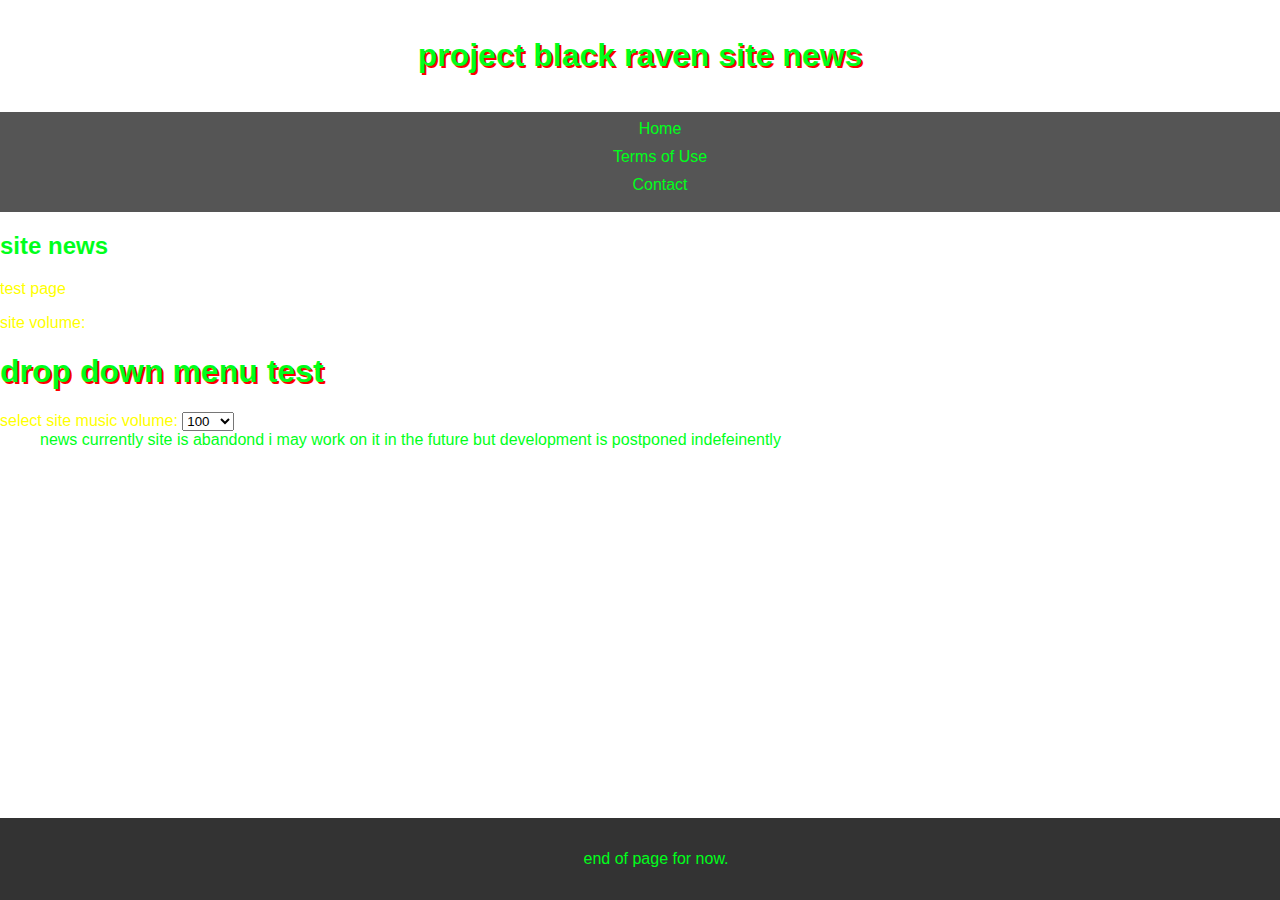
<file: site news.html>
<!DOCTYPE html>
<html lang="en">
  <head>
    <link rel="stylesheet" href="style4.css" />
    <meta charset="UTF-8" />
    <meta name="viewport" content="width=device-width, initial-scale=1.0" />
    <title>Project black raven news</title>
    <!-- Link to external CSS file -->
    <link rel="stylesheet" href="style4.css" />
  </head>
  <body>
    <header>
      <h1>project black raven site news</h1>
    </header>

    <nav>
      <ul>
        <li><a href="https://gasterikuri.github.io/project-black-raven-site/index.html">Home</a></li>
        <li><a href="https://gasterikuri.github.io/project-black-raven-site/terms%20of%20use.html">Terms of Use</a></li>
        <li><a href="#">Contact</a></li>
      </ul>
    </nav>

    <main>
      <!-- Your main content goes here -->
      <h2>site news</h2>
      <p>test page</p>
    </main>

    <footer>
      <!-- Your footer content goes here -->
      <p>end of page for now.</p>
    </footer>
  </body>
</html>

<label for="volume">site volume:</label>

<h1>drop down menu test</h1>
<label for="site volume">select site music volume:</label>

<select id="volume">
  <option value="100">100</option>
  <option value="50">50</option>
  <option value="30">30</option>
  <option value="mute">mute</option>
</select>

<ul>
  news currently site is abandond i may work on it in the future but development is postponed indefeinently
  
</ul>
</file>
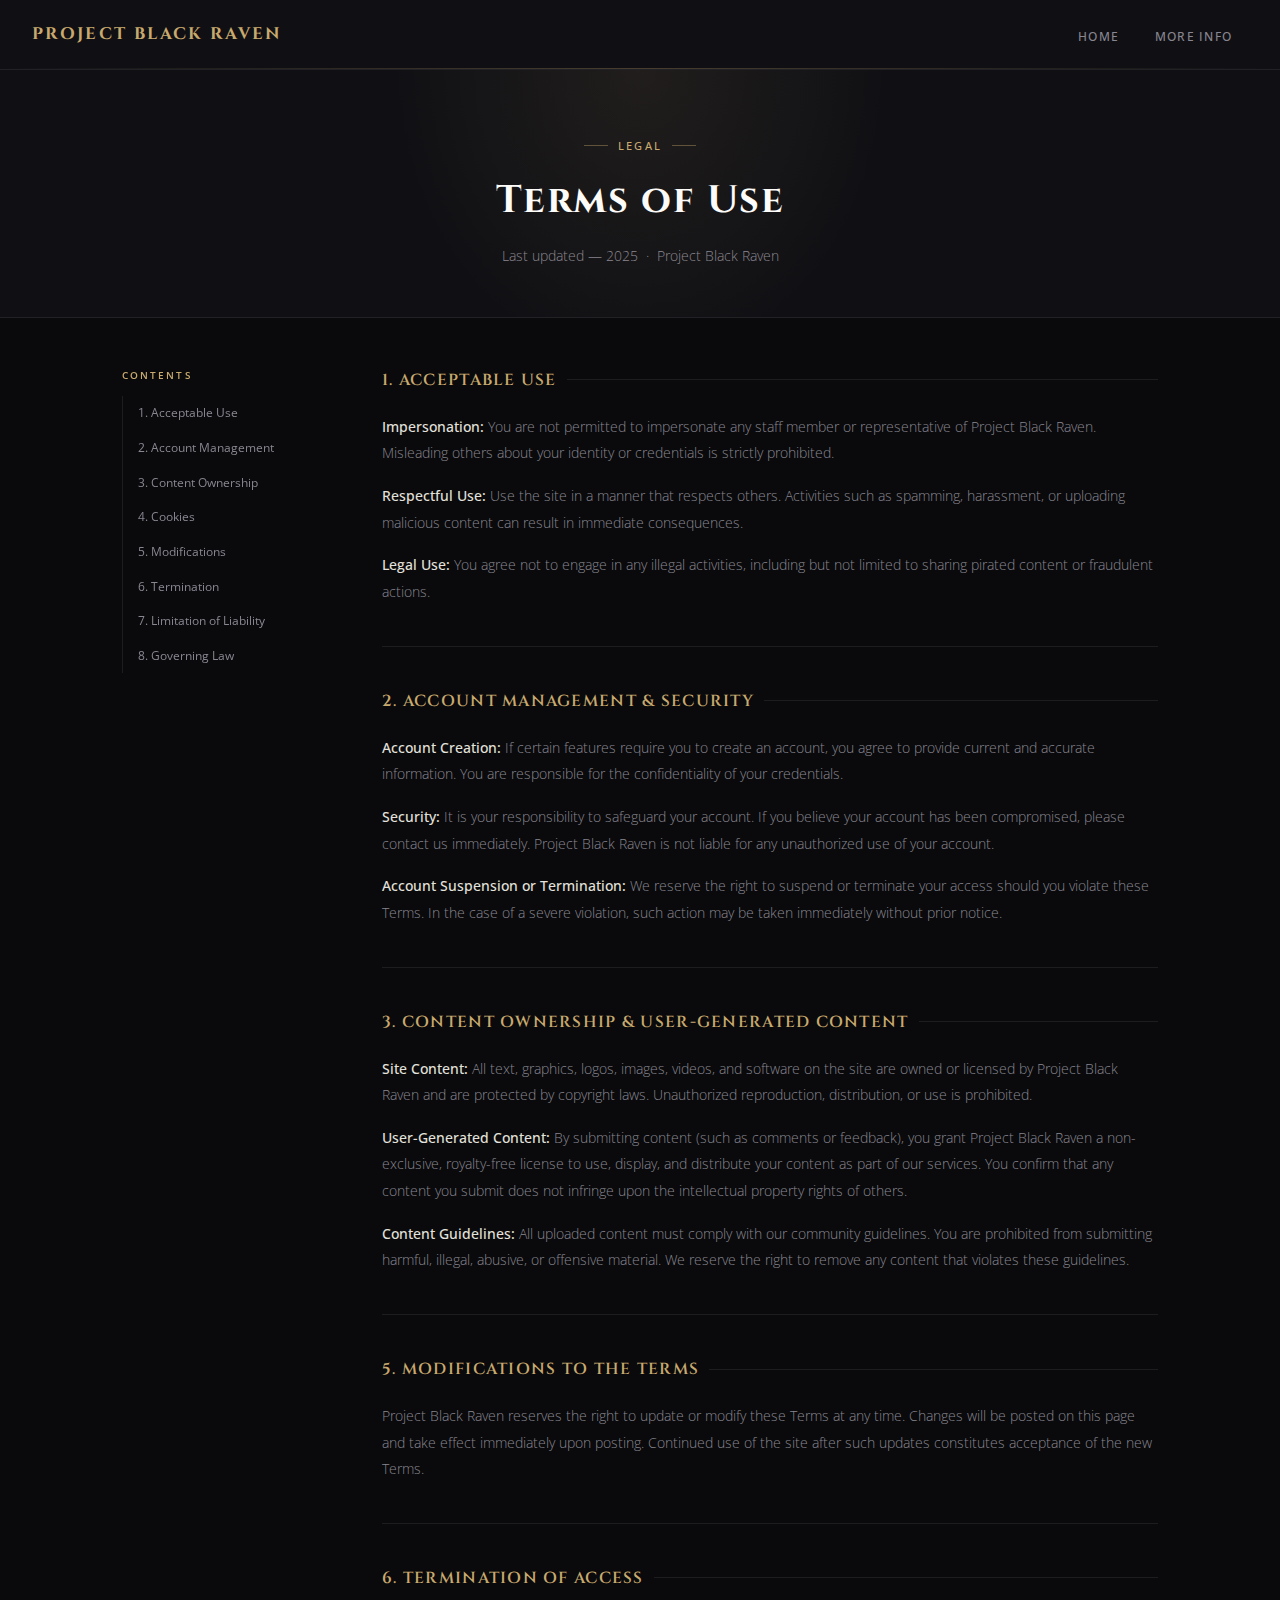
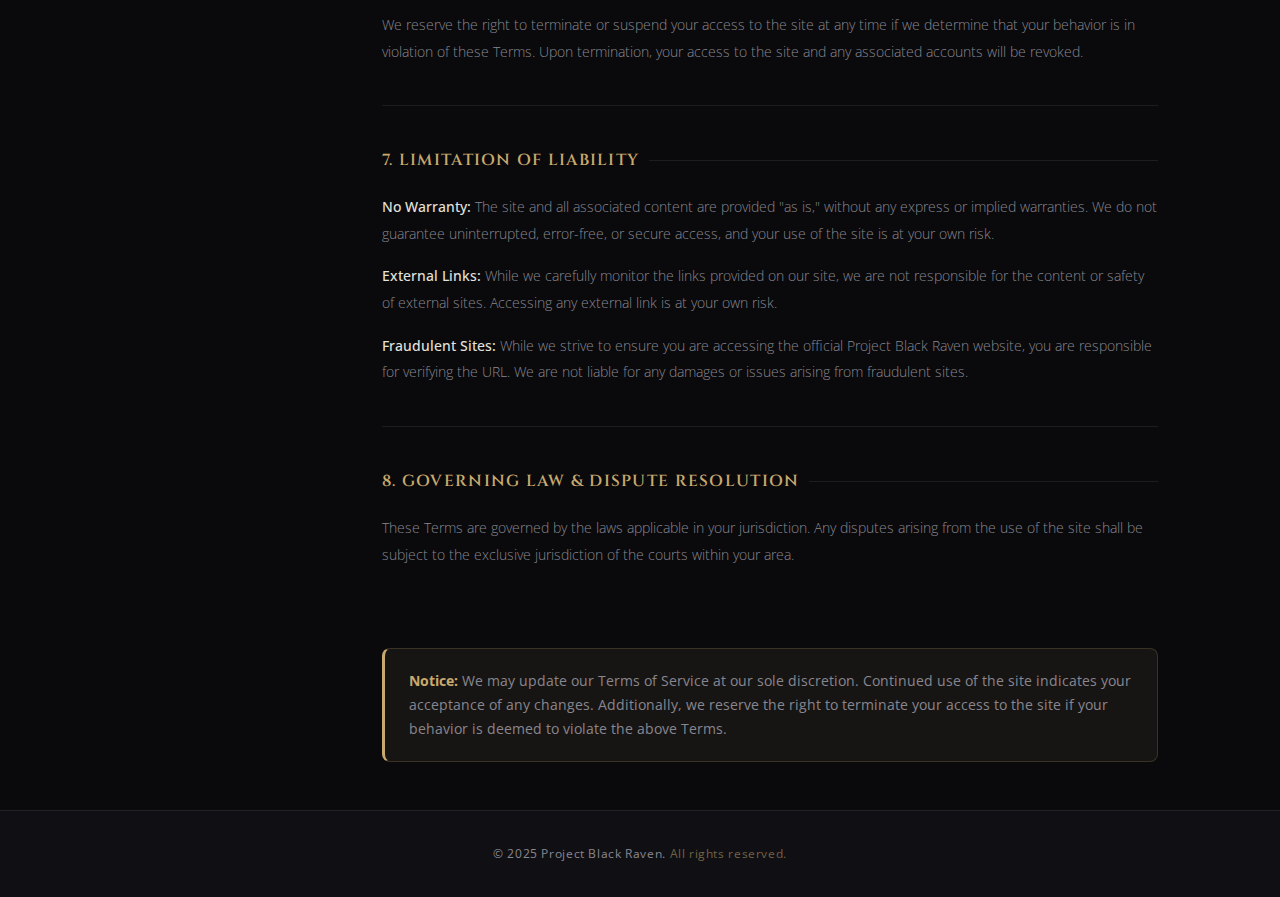
<file: terms of use.html>
<!DOCTYPE html>
<html lang="en">
<head>
  <meta charset="UTF-8" />
  <meta name="viewport" content="width=device-width, initial-scale=1.0" />
  <meta name="description" content="Project Black Raven Terms of Service — rules and guidelines for using our site." />
  <title>Terms of Use — Project Black Raven</title>

  <link rel="icon" href="https://cdn.glitch.global/fa9d7eb2-8d74-4626-8026-935c6649d458/black%20raven%20icon.ico?v=1705197365841" type="image/x-icon" />
  <link rel="preconnect" href="https://fonts.googleapis.com" />
  <link href="https://fonts.googleapis.com/css2?family=Cinzel:wght@400;600;700&family=Open+Sans:wght@300;400;500&display=swap" rel="stylesheet" />

  <style>
    *, *::before, *::after { box-sizing: border-box; margin: 0; padding: 0; }

    :root {
      --black:   #0a0a0c;
      --deep:    #101014;
      --surface: #16161c;
      --card:    #1c1c24;
      --border:  rgba(255,255,255,0.08);
      --gold:    #c8a96e;
      --gold2:   #e8c98a;
      --text:    #e4e2dc;
      --muted:   #888690;
    }

    html { scroll-behavior: smooth; -webkit-font-smoothing: antialiased; }

    body {
      font-family: 'Open Sans', sans-serif;
      background-color: var(--black);
      color: var(--text);
      line-height: 1.75;
      min-height: 100vh;
      display: flex;
      flex-direction: column;
    }

    /* ── HEADER ── */
    header {
      background: var(--deep);
      border-bottom: 1px solid var(--border);
      padding: 1.25rem 2rem;
      display: flex;
      align-items: center;
      justify-content: space-between;
      flex-wrap: wrap;
      gap: 1rem;
      position: relative;
    }

    header::after {
      content: '';
      position: absolute;
      bottom: 0; left: 0; right: 0;
      height: 1px;
      background: linear-gradient(90deg, transparent, rgba(200,169,110,0.3) 50%, transparent);
    }

    .site-title {
      font-family: 'Cinzel', serif;
      font-size: 1.05rem;
      font-weight: 700;
      letter-spacing: 0.14em;
      color: var(--gold);
      text-transform: uppercase;
      text-decoration: none;
    }

    nav ul { list-style: none; display: flex; flex-wrap: wrap; gap: 0.25rem; }

    nav a {
      color: var(--muted);
      text-decoration: none;
      font-size: 0.76rem;
      font-weight: 500;
      letter-spacing: 0.1em;
      text-transform: uppercase;
      padding: 0.45rem 1rem;
      border-radius: 4px;
      transition: color 0.2s, background 0.2s;
    }

    nav a:hover { color: #fff; background: rgba(255,255,255,0.07); }

    /* ── PAGE HERO ── */
    .page-hero {
      background: var(--deep);
      border-bottom: 1px solid var(--border);
      padding: 3.5rem 2rem 3rem;
      text-align: center;
      position: relative;
      overflow: hidden;
    }

    .page-hero::before {
      content: '';
      position: absolute;
      top: 0; left: 50%; transform: translateX(-50%);
      width: 500px; height: 300px;
      background: radial-gradient(ellipse at 50% 0%, rgba(200,169,110,0.09) 0%, transparent 70%);
      pointer-events: none;
    }

    .page-eyebrow {
      display: inline-flex;
      align-items: center;
      gap: 10px;
      font-size: 0.68rem;
      letter-spacing: 0.22em;
      text-transform: uppercase;
      color: var(--gold);
      font-weight: 500;
      margin-bottom: 0.75rem;
    }

    .page-eyebrow::before,
    .page-eyebrow::after {
      content: '';
      display: block;
      width: 24px; height: 1px;
      background: var(--gold);
      opacity: 0.4;
    }

    .page-hero h1 {
      font-family: 'Cinzel', serif;
      font-size: clamp(1.6rem, 4vw, 2.4rem);
      font-weight: 700;
      color: #fff;
      letter-spacing: 0.04em;
      margin-bottom: 0.6rem;
    }

    .page-hero p {
      font-size: 0.88rem;
      color: var(--muted);
      font-weight: 300;
    }

    /* ── LAYOUT ── */
    .layout {
      display: flex;
      max-width: 1100px;
      margin: 3rem auto;
      padding: 0 2rem;
      gap: 2.5rem;
      align-items: flex-start;
      flex: 1;
    }

    /* ── TOC SIDEBAR ── */
    .toc {
      width: 220px;
      flex-shrink: 0;
      position: sticky;
      top: 1.5rem;
    }

    .toc-label {
      font-size: 0.65rem;
      letter-spacing: 0.2em;
      text-transform: uppercase;
      color: var(--gold);
      font-weight: 600;
      margin-bottom: 0.75rem;
      display: block;
    }

    .toc ul { list-style: none; }

    .toc li { border-left: 1px solid var(--border); }

    .toc a {
      display: block;
      padding: 0.4rem 0.85rem;
      font-size: 0.78rem;
      color: var(--muted);
      text-decoration: none;
      transition: color 0.2s, border-color 0.2s;
      border-left: 2px solid transparent;
      margin-left: -1px;
    }

    .toc a:hover {
      color: var(--gold);
      border-left-color: var(--gold);
    }

    /* ── MAIN CONTENT ── */
    .terms-content {
      flex: 1;
      min-width: 0;
    }

    .terms-section {
      margin-bottom: 2.5rem;
      padding-bottom: 2.5rem;
      border-bottom: 1px solid var(--border);
    }

    .terms-section:last-of-type { border-bottom: none; }

    .terms-section h2 {
      font-family: 'Cinzel', serif;
      font-size: 1rem;
      font-weight: 600;
      color: var(--gold);
      letter-spacing: 0.08em;
      text-transform: uppercase;
      margin-bottom: 1.25rem;
      display: flex;
      align-items: center;
      gap: 10px;
    }

    .terms-section h2::after {
      content: '';
      flex: 1;
      height: 1px;
      background: var(--border);
    }

    .terms-section p {
      font-size: 0.9rem;
      color: var(--muted);
      font-weight: 300;
      margin-bottom: 1rem;
      line-height: 1.85;
    }

    .terms-section p:last-child { margin-bottom: 0; }

    .terms-section strong {
      color: var(--text);
      font-weight: 500;
    }

    /* Notice box */
    .notice-box {
      background: rgba(200,169,110,0.07);
      border: 1px solid rgba(200,169,110,0.2);
      border-left: 3px solid var(--gold);
      border-radius: 8px;
      padding: 1.25rem 1.5rem;
      margin-top: 2rem;
    }

    .notice-box p {
      font-size: 0.85rem;
      color: var(--muted);
      margin: 0;
    }

    .notice-box strong { color: var(--gold); }

    /* ── FOOTER ── */
    footer {
      background: var(--deep);
      border-top: 1px solid var(--border);
      text-align: center;
      padding: 2rem;
    }

    footer p {
      font-size: 0.78rem;
      color: var(--muted);
      letter-spacing: 0.05em;
    }

    footer span { color: rgba(200,169,110,0.55); }

    /* ── RESPONSIVE ── */
    @media (max-width: 768px) {
      .toc { display: none; }
      .layout { padding: 0 1.25rem; margin: 2rem auto; }
    }

    @media (max-width: 480px) {
      header { justify-content: center; text-align: center; }
    }
  </style>
</head>
<body>

  <!-- Header -->
  <header>
    <a href="https://gasterikuri.github.io/project-black-raven-site/" class="site-title">Project Black Raven</a>
    <nav aria-label="Main navigation">
      <ul>
        <li><a href="https://gasterikuri.github.io/project-black-raven-site/">Home</a></li>
        <li><a href="project%20black%20raven%20project%20progress%20devlog.html">More Info</a></li>
      </ul>
    </nav>
  </header>

  <!-- Page Hero -->
  <div class="page-hero">
    <div class="page-eyebrow">Legal</div>
    <h1>Terms of Use</h1>
    <p>Last updated &mdash; 2025 &nbsp;&middot;&nbsp; Project Black Raven</p>
  </div>

  <div class="layout">

    <!-- Table of Contents -->
    <aside class="toc" aria-label="Table of contents">
      <span class="toc-label">Contents</span>
      <ul>
        <li><a href="#s1">1. Acceptable Use</a></li>
        <li><a href="#s2">2. Account Management</a></li>
        <li><a href="#s3">3. Content Ownership</a></li>
        <li><a href="#s4">4. Cookies</a></li>
        <li><a href="#s5">5. Modifications</a></li>
        <li><a href="#s6">6. Termination</a></li>
        <li><a href="#s7">7. Limitation of Liability</a></li>
        <li><a href="#s8">8. Governing Law</a></li>
      </ul>
    </aside>

    <!-- Terms Content -->
    <main class="terms-content">

      <section class="terms-section" id="s1">
        <h2>1. Acceptable Use</h2>
        <p><strong>Impersonation:</strong> You are not permitted to impersonate any staff member or representative of Project Black Raven. Misleading others about your identity or credentials is strictly prohibited.</p>
        <p><strong>Respectful Use:</strong> Use the site in a manner that respects others. Activities such as spamming, harassment, or uploading malicious content can result in immediate consequences.</p>
        <p><strong>Legal Use:</strong> You agree not to engage in any illegal activities, including but not limited to sharing pirated content or fraudulent actions.</p>
      </section>

      <section class="terms-section" id="s2">
        <h2>2. Account Management &amp; Security</h2>
        <p><strong>Account Creation:</strong> If certain features require you to create an account, you agree to provide current and accurate information. You are responsible for the confidentiality of your credentials.</p>
        <p><strong>Security:</strong> It is your responsibility to safeguard your account. If you believe your account has been compromised, please contact us immediately. Project Black Raven is not liable for any unauthorized use of your account.</p>
        <p><strong>Account Suspension or Termination:</strong> We reserve the right to suspend or terminate your access should you violate these Terms. In the case of a severe violation, such action may be taken immediately without prior notice.</p>
      </section>

      <section class="terms-section" id="s3">
        <h2>3. Content Ownership &amp; User-Generated Content</h2>
        <p><strong>Site Content:</strong> All text, graphics, logos, images, videos, and software on the site are owned or licensed by Project Black Raven and are protected by copyright laws. Unauthorized reproduction, distribution, or use is prohibited.</p>
        <p><strong>User-Generated Content:</strong> By submitting content (such as comments or feedback), you grant Project Black Raven a non-exclusive, royalty-free license to use, display, and distribute your content as part of our services. You confirm that any content you submit does not infringe upon the intellectual property rights of others.</p>
        <p><strong>Content Guidelines:</strong> All uploaded content must comply with our community guidelines. You are prohibited from submitting harmful, illegal, abusive, or offensive material. We reserve the right to remove any content that violates these guidelines.</p>
      </section>

     

      <section class="terms-section" id="s5">
        <h2>5. Modifications to the Terms</h2>
        <p>Project Black Raven reserves the right to update or modify these Terms at any time. Changes will be posted on this page and take effect immediately upon posting. Continued use of the site after such updates constitutes acceptance of the new Terms.</p>
      </section>

      <section class="terms-section" id="s6">
        <h2>6. Termination of Access</h2>
        <p>We reserve the right to terminate or suspend your access to the site at any time if we determine that your behavior is in violation of these Terms. Upon termination, your access to the site and any associated accounts will be revoked.</p>
      </section>

      <section class="terms-section" id="s7">
        <h2>7. Limitation of Liability</h2>
        <p><strong>No Warranty:</strong> The site and all associated content are provided "as is," without any express or implied warranties. We do not guarantee uninterrupted, error-free, or secure access, and your use of the site is at your own risk.</p>
        <p><strong>External Links:</strong> While we carefully monitor the links provided on our site, we are not responsible for the content or safety of external sites. Accessing any external link is at your own risk.</p>
        <p><strong>Fraudulent Sites:</strong> While we strive to ensure you are accessing the official Project Black Raven website, you are responsible for verifying the URL. We are not liable for any damages or issues arising from fraudulent sites.</p>
      </section>

      <section class="terms-section" id="s8">
        <h2>8. Governing Law &amp; Dispute Resolution</h2>
        <p>These Terms are governed by the laws applicable in your jurisdiction. Any disputes arising from the use of the site shall be subject to the exclusive jurisdiction of the courts within your area.</p>
      </section>

      <div class="notice-box" role="note">
        <p><strong>Notice:</strong> We may update our Terms of Service at our sole discretion. Continued use of the site indicates your acceptance of any changes. Additionally, we reserve the right to terminate your access to the site if your behavior is deemed to violate the above Terms.</p>
      </div>

    </main>
  </div>

  <!-- Footer -->
  <footer>
    <p>&copy; 2025 Project Black Raven. <span>All rights reserved.</span></p>
  </footer>

</body>
</html>
</file>
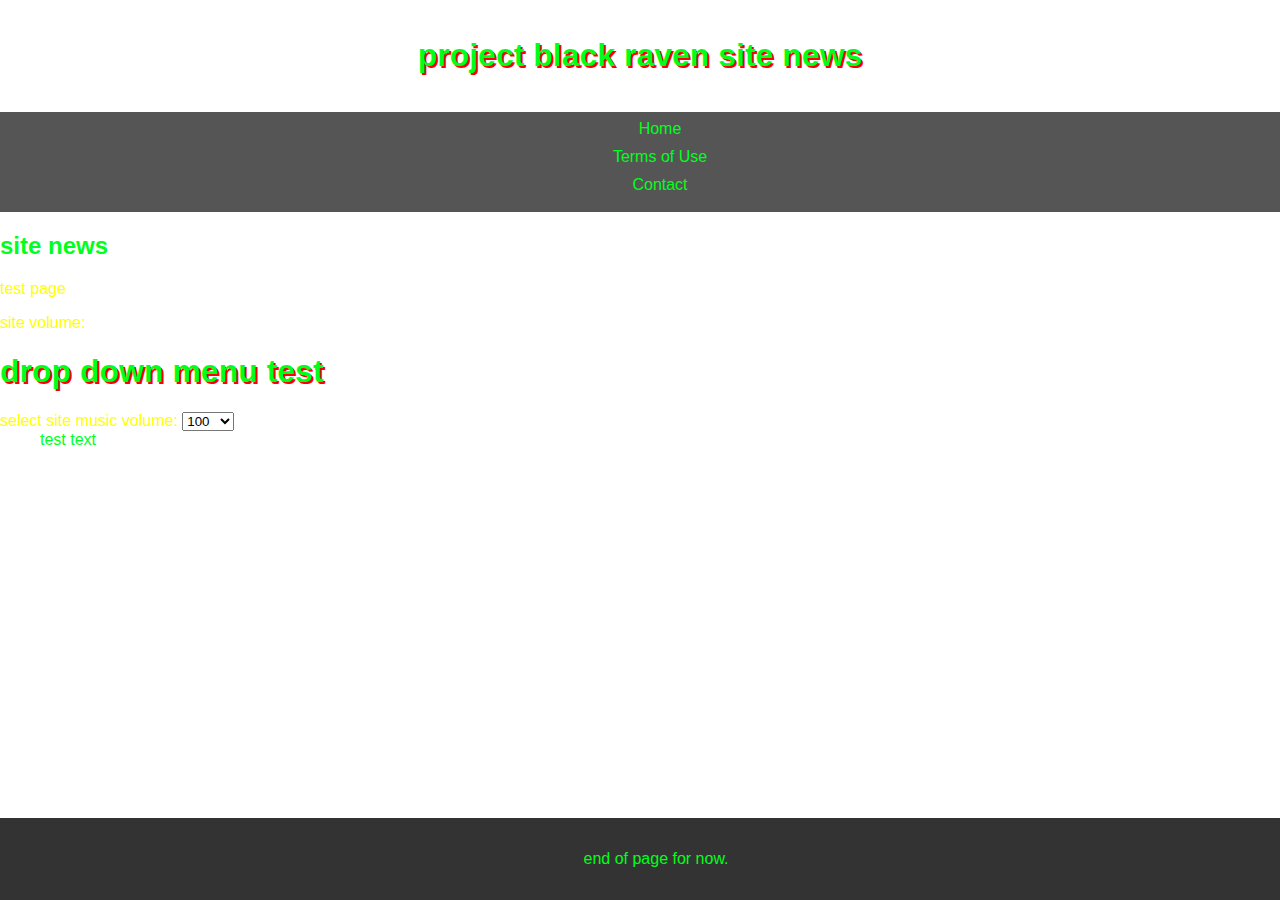
<file: .github/workflows/site news.html>
<!DOCTYPE html>
<html lang="en">
  <head>
    <link rel="stylesheet" href="style4.css" />
    <meta charset="UTF-8" />
    <meta name="viewport" content="width=device-width, initial-scale=1.0" />
    <title>Project black raven news</title>
    <!-- Link to external CSS file -->
    <link rel="stylesheet" href="style4.css" />
  </head>
  <body>
    <header>
      <h1>project black raven site news</h1>
    </header>

    <nav>
      <ul>
        <li><a href="https://gasterikuri.github.io/project-black-raven-site/index.html">Home</a></li>
        <li><a href="https://gasterikuri.github.io/project-black-raven-site/terms%20of%20use.html">Terms of Use</a></li>
        <li><a href="#">Contact</a></li>
      </ul>
    </nav>

    <main>
      <!-- Your main content goes here -->
      <h2>site news</h2>
      <p>test page</p>
    </main>

    <footer>
      <!-- Your footer content goes here -->
      <p>end of page for now.</p>
    </footer>
  </body>
</html>

<label for="volume">site volume:</label>

<h1>drop down menu test</h1>
<label for="site volume">select site music volume:</label>

<select id="volume">
  <option value="100">100</option>
  <option value="50">50</option>
  <option value="30">30</option>
  <option value="mute">mute</option>
</select>

<ul>
  test text
</ul>
</file>
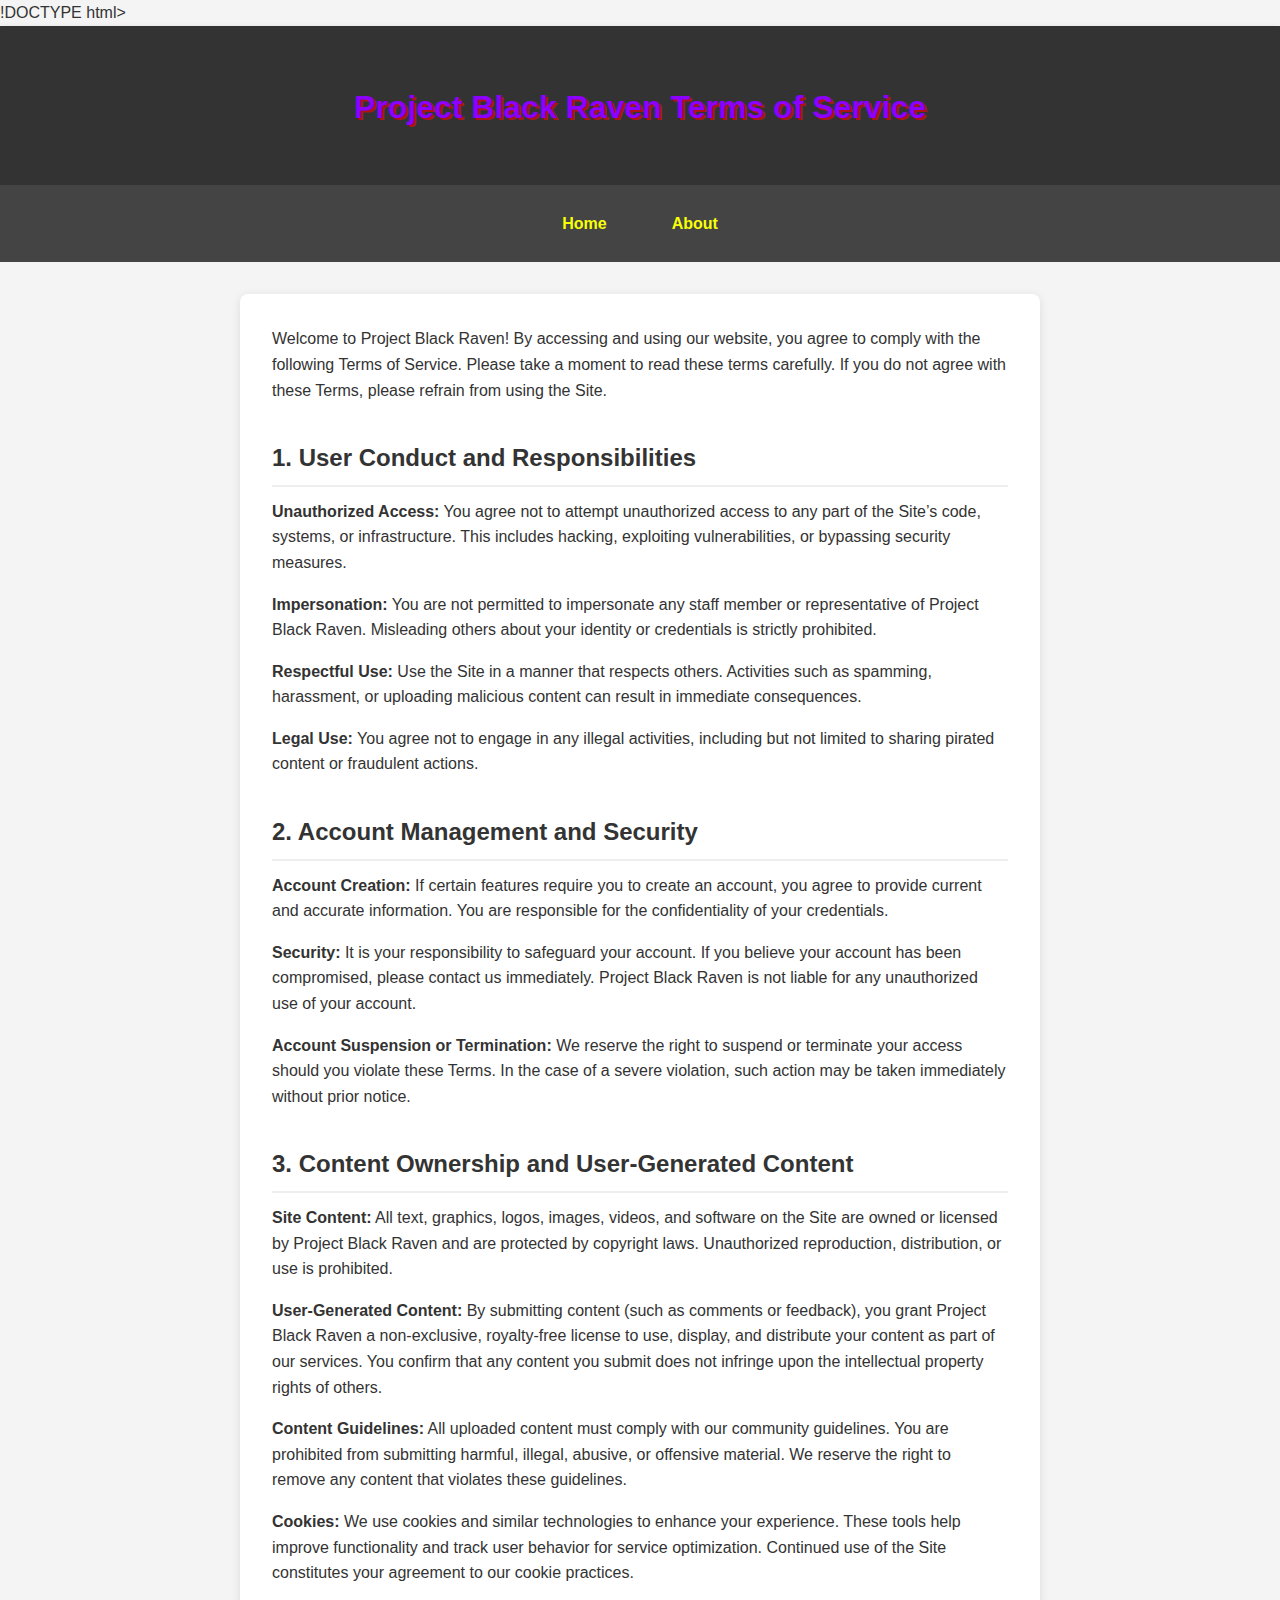
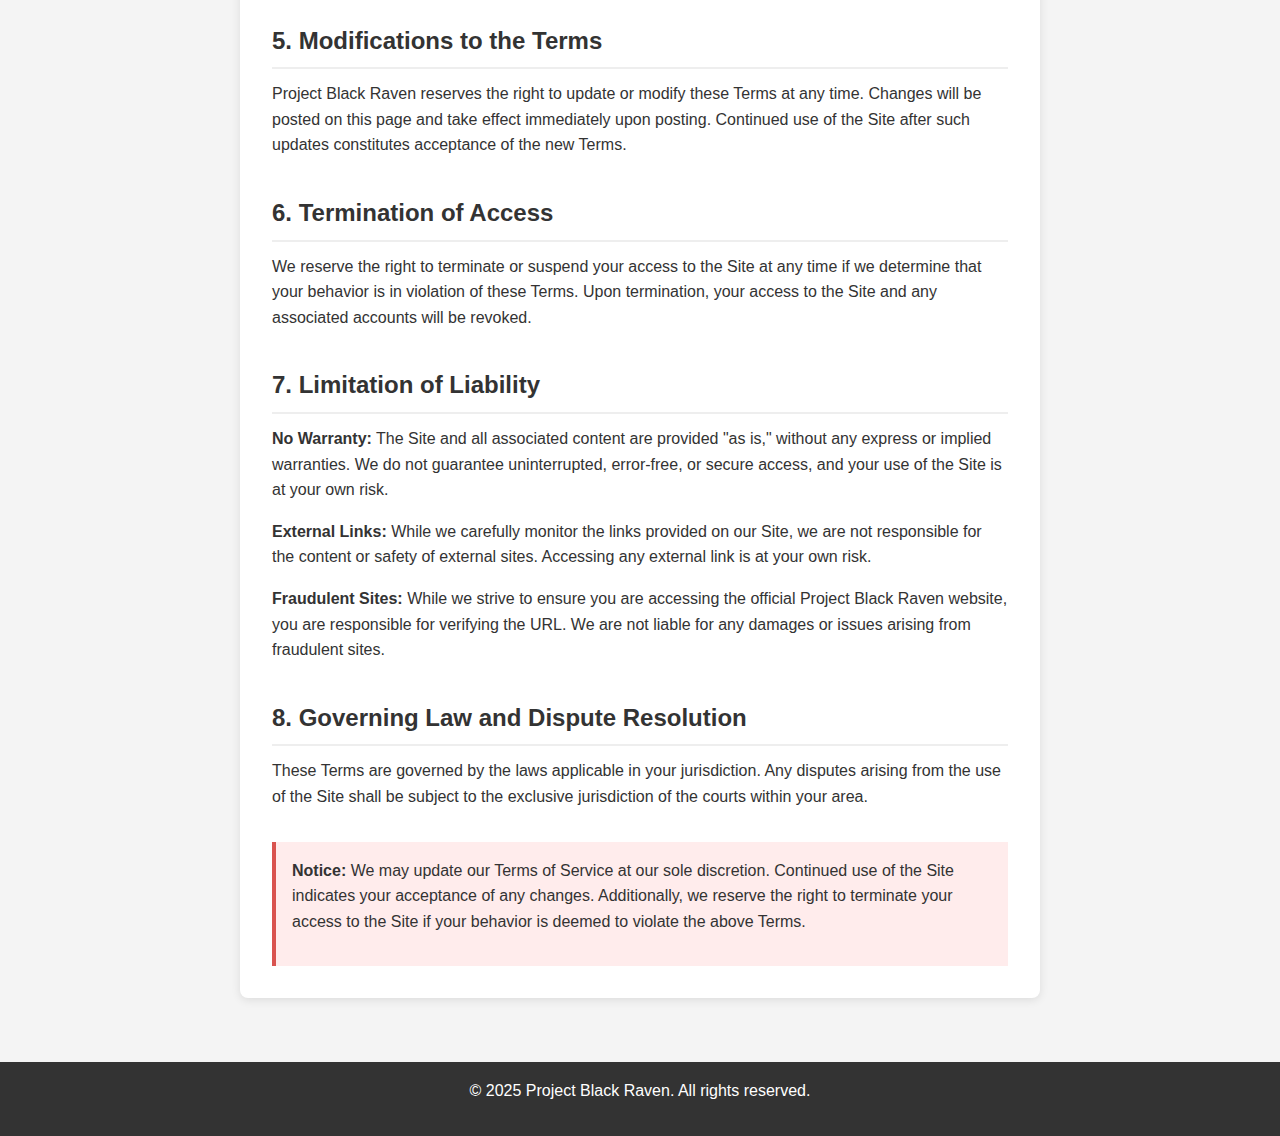
<file: .github/workflows/terms of use.html>
!DOCTYPE html>
<html lang="en">
  <head>
    <meta charset="UTF-8" />
    <meta name="viewport" content="width=device-width, initial-scale=1.0" />
    <title>Project Black Raven Terms of Service</title>
    <link rel="stylesheet" href="style3.css" />
    <style>
      /* Basic reset and typography */
      *,
      *::before,
      *::after {
        box-sizing: border-box;
        margin: 0;
        padding: 0;
      }
      body {
        font-family: Arial, sans-serif;
        background-color: #f4f4f4;
        color: #333;
        line-height: 1.6;
      }
      header {
        background-color: #333;
        color: #8c00ff;
        text-align: center;
        padding: 1.5em 0;
      }
      nav {
        background-color: #444;
        color: #f7ff08;
        text-align: center;
        padding: 1em;
      }
      nav a {
        color: #f7ff08;
        margin: 0 10px;
        text-decoration: none;
        font-weight: bold;
      }
      nav a:hover,
      nav a:focus {
        text-decoration: underline;
      }
      main {
        max-width: 800px;
        margin: 2em auto;
        background-color: #fff;
        padding: 2em;
        border-radius: 8px;
        box-shadow: 0 2px 10px rgba(0, 0, 0, 0.1);
      }
      h1,
      h2 {
        margin-bottom: 0.5em;
      }
      h2 {
        color: #333;
        border-bottom: 2px solid #eee;
        padding-bottom: 0.3em;
        margin-top: 1.5em;
      }
      p {
        margin-bottom: 1em;
      }
      .notice {
        background-color: #ffecec;
        border-left: 4px solid #d9534f;
        padding: 1em;
        margin-top: 2em;
      }
      footer {
        background-color: #333;
        color: #fff;
        text-align: center;
        padding: 1em;
        margin-top: 2em;
      }
    </style>
  </head>
  <body>
    <header>
      <h1>Project Black Raven Terms of Service</h1>
    </header>
    <nav>
      <a href="index.html">Home</a>
      <a href="project black raven project progress devlog.html">About</a>
    </nav>
    <main>
      <!-- (rest of your content remains unchanged) -->
      <section>
        <p>
          Welcome to Project Black Raven! By accessing and using our website,
          you agree to comply with the following Terms of Service. Please take a
          moment to read these terms carefully. If you do not agree with these
          Terms, please refrain from using the Site.
        </p>
      </section>
      <section>
        <h2>1. User Conduct and Responsibilities</h2>
        <p>
          <strong>Unauthorized Access:</strong> You agree not to attempt
          unauthorized access to any part of the Site’s code, systems, or
          infrastructure. This includes hacking, exploiting vulnerabilities, or
          bypassing security measures.
        </p>
        <p>
          <strong>Impersonation:</strong> You are not permitted to impersonate
          any staff member or representative of Project Black Raven. Misleading
          others about your identity or credentials is strictly prohibited.
        </p>
        <p>
          <strong>Respectful Use:</strong> Use the Site in a manner that
          respects others. Activities such as spamming, harassment, or uploading
          malicious content can result in immediate consequences.
        </p>
        <p>
          <strong>Legal Use:</strong> You agree not to engage in any illegal
          activities, including but not limited to sharing pirated content or
          fraudulent actions.
        </p>
      </section>
      <section>
        <h2>2. Account Management and Security</h2>
        <p>
          <strong>Account Creation:</strong> If certain features require you to
          create an account, you agree to provide current and accurate
          information. You are responsible for the confidentiality of your
          credentials.
        </p>
        <p>
          <strong>Security:</strong> It is your responsibility to safeguard your
          account. If you believe your account has been compromised, please
          contact us immediately. Project Black Raven is not liable for any
          unauthorized use of your account.
        </p>
        <p>
          <strong>Account Suspension or Termination:</strong> We reserve the
          right to suspend or terminate your access should you violate these
          Terms. In the case of a severe violation, such action may be taken
          immediately without prior notice.
        </p>
      </section>
      <section>
        <h2>3. Content Ownership and User-Generated Content</h2>
        <p>
          <strong>Site Content:</strong> All text, graphics, logos, images,
          videos, and software on the Site are owned or licensed by Project
          Black Raven and are protected by copyright laws. Unauthorized
          reproduction, distribution, or use is prohibited.
        </p>
        <p>
          <strong>User-Generated Content:</strong> By submitting content (such
          as comments or feedback), you grant Project Black Raven a
          non-exclusive, royalty-free license to use, display, and distribute
          your content as part of our services. You confirm that any content you
          submit does not infringe upon the intellectual property rights of
          others.
        </p>
        <p>
          <strong>Content Guidelines:</strong> All uploaded content must comply
          with our community guidelines. You are prohibited from submitting
          harmful, illegal, abusive, or offensive material. We reserve the right
          to remove any content that violates these guidelines.
        </p>
      </section>
      <section>
        <p>
          <strong>Cookies:</strong> We use cookies and similar technologies to
          enhance your experience. These tools help improve functionality and
          track user behavior for service optimization. Continued use of the
          Site constitutes your agreement to our cookie practices.
        </p>
      </section>
      <section>
        <h2>5. Modifications to the Terms</h2>
        <p>
          Project Black Raven reserves the right to update or modify these Terms
          at any time. Changes will be posted on this page and take effect
          immediately upon posting. Continued use of the Site after such updates
          constitutes acceptance of the new Terms.
        </p>
      </section>
      <section>
        <h2>6. Termination of Access</h2>
        <p>
          We reserve the right to terminate or suspend your access to the Site
          at any time if we determine that your behavior is in violation of
          these Terms. Upon termination, your access to the Site and any
          associated accounts will be revoked.
        </p>
      </section>
      <section>
        <h2>7. Limitation of Liability</h2>
        <p>
          <strong>No Warranty:</strong> The Site and all associated content are
          provided "as is," without any express or implied warranties. We do not
          guarantee uninterrupted, error-free, or secure access, and your use of
          the Site is at your own risk.
        </p>
        <p>
          <strong>External Links:</strong> While we carefully monitor the links
          provided on our Site, we are not responsible for the content or safety
          of external sites. Accessing any external link is at your own risk.
        </p>
        <p>
          <strong>Fraudulent Sites:</strong> While we strive to ensure you are
          accessing the official Project Black Raven website, you are
          responsible for verifying the URL. We are not liable for any damages
          or issues arising from fraudulent sites.
        </p>
      </section>
      <section>
        <h2>8. Governing Law and Dispute Resolution</h2>
        <p>
          These Terms are governed by the laws applicable in your jurisdiction.
          Any disputes arising from the use of the Site shall be subject to the
          exclusive jurisdiction of the courts within your area.
        </p>
      </section>
      <section class="notice">
        <p>
          <strong>Notice:</strong> We may update our Terms of Service at our
          sole discretion. Continued use of the Site indicates your acceptance
          of any changes. Additionally, we reserve the right to terminate your
          access to the Site if your behavior is deemed to violate the above
          Terms.
        </p>
      </section>
    </main>
    <footer>
      <p>&copy; 2025 Project Black Raven. All rights reserved.</p>
    </footer>
  </body>
</html>
</file>
<file: style4.css>
body {
  font-family: Arial, sans-serif;
  margin: 0;
  padding: 3;
  background: url("https://raw.githubusercontent.com/gasterikuri/project-black-raven-site/main/image_2025-05-30_201919344.png")
    repeat center center; /* Replace 'your-background-image.jpg' with the actual path to your image */

  background-size: cover;
  /* site main text color*/
  color: #ffff00;
}
/*this is the top of the site header*/
header {
  background-color: ##ff0000;
  color: #85ff0d;
  text-align: center;
  padding: 1em;
}

nav {
  background-color: #555555;
  color: #ffc800;
  text-align: center;
  padding: 0.5em;
}

nav a {
  text-decoration: none;
  color: #00ff1b;
  padding: 1em;
  margin: 0 0.5em;
}

section {
  padding: 20px;
}

footer {
  /*the hex code for background color translates to grey code 333333 translates to grey in hex*/
  background-color: #333333;
  color: #00ff1b;
  text-align: center;
  padding: 1em;
  position: fixed;
  bottom: 0;
  width: 100%;
}

iframe {
  width: 560px;
  height: 315px;
  display: block;
  margin: 0 auto;
}

h1,
h2 {
  color: #00ff1b;
}

ul {
  color: #00ff1b;
  margin: 0;
}

ul li {
  list-style: none;
  margin-bottom: 10px;
}

p {
  word-wrap: break-word;
}

h1 {
  text-shadow: 2px 2px red;
}

<breakpoint>
</file>
<file: .github/workflows/style4.css>
body {
  font-family: Arial, sans-serif;
  margin: 0;
  padding: 3;
  background: url("https://cdn.glitch.global/fa9d7eb2-8d74-4626-8026-935c6649d458/web%20bg3.jpg?v=1723667951863")
    repeat center center; /* Replace 'your-background-image.jpg' with the actual path to your image */

  background-size: cover;
  /* site main text color*/
  color: #ffff00;
}
/*this is the top of the site header*/
header {
  background-color: ##ff0000;
  color: #85ff0d;
  text-align: center;
  padding: 1em;
}

nav {
  background-color: #555555;
  color: #ffc800;
  text-align: center;
  padding: 0.5em;
}

nav a {
  text-decoration: none;
  color: #00ff1b;
  padding: 1em;
  margin: 0 0.5em;
}

section {
  padding: 20px;
}

footer {
  /*the hex code for background color translates to grey code 333333 translates to grey in hex*/
  background-color: #333333;
  color: #00ff1b;
  text-align: center;
  padding: 1em;
  position: fixed;
  bottom: 0;
  width: 100%;
}

iframe {
  width: 560px;
  height: 315px;
  display: block;
  margin: 0 auto;
}

h1,
h2 {
  color: #00ff1b;
}

ul {
  color: #00ff1b;
  margin: 0;
}

ul li {
  list-style: none;
  margin-bottom: 10px;
}

p {
  word-wrap: break-word;
}

h1 {
  text-shadow: 2px 2px red;
}

<breakpoint>
</file>
<file: .github/workflows/style3.css>
/* General Body Styling */
body {
  font-family: Arial, sans-serif;
  margin: 0;
  padding: 0;
  background-color: #f4f4f4;
  background: url("https://cdn.photoroom.com/v2/image-cache?path=gs://background-7ef44.appspot.com/backgrounds_v3/christmas/42_-_christmas.jpg") 
    no-repeat center center fixed;
  background-size: cover;
  min-height: 100vh; /* Ensures full viewport coverage */
  display: flex;
  flex-direction: column;
}

/* Header */
header {
  background-color: #333333;
  color: #8c00ff;
  text-align: center;
  padding: 1.5em;
  font-size: 24px; /* Improved readability */
  font-weight: bold;
  box-shadow: 0 4px 8px rgba(0, 0, 0, 0.2); /* Adds depth */
}

/* Navigation */
nav {
  background-color: #444444;
  color: #ffffff;
  padding: 1em;
  text-align: center;
  display: flex;
  justify-content: center;
  gap: 15px; /* Adds spacing between items */
}

nav a {
  color: #ffffff;
  padding: 10px 15px;
  text-decoration: none;
  font-weight: bold;
  border-radius: 5px;
  transition: background-color 0.3s ease, transform 0.2s ease;
}

nav a:hover {
  background-color: #8c00ff;
  transform: scale(1.1); /* Slight scaling effect */
}

/* Headings */
h1 {
  text-shadow: 2px 2px rgba(255, 0, 0, 0.6); /* Subtle shadow */
  font-size: 32px; /* Enlarged for better visibility */
  text-align: center;
  margin-top: 20px;
}
</file>
